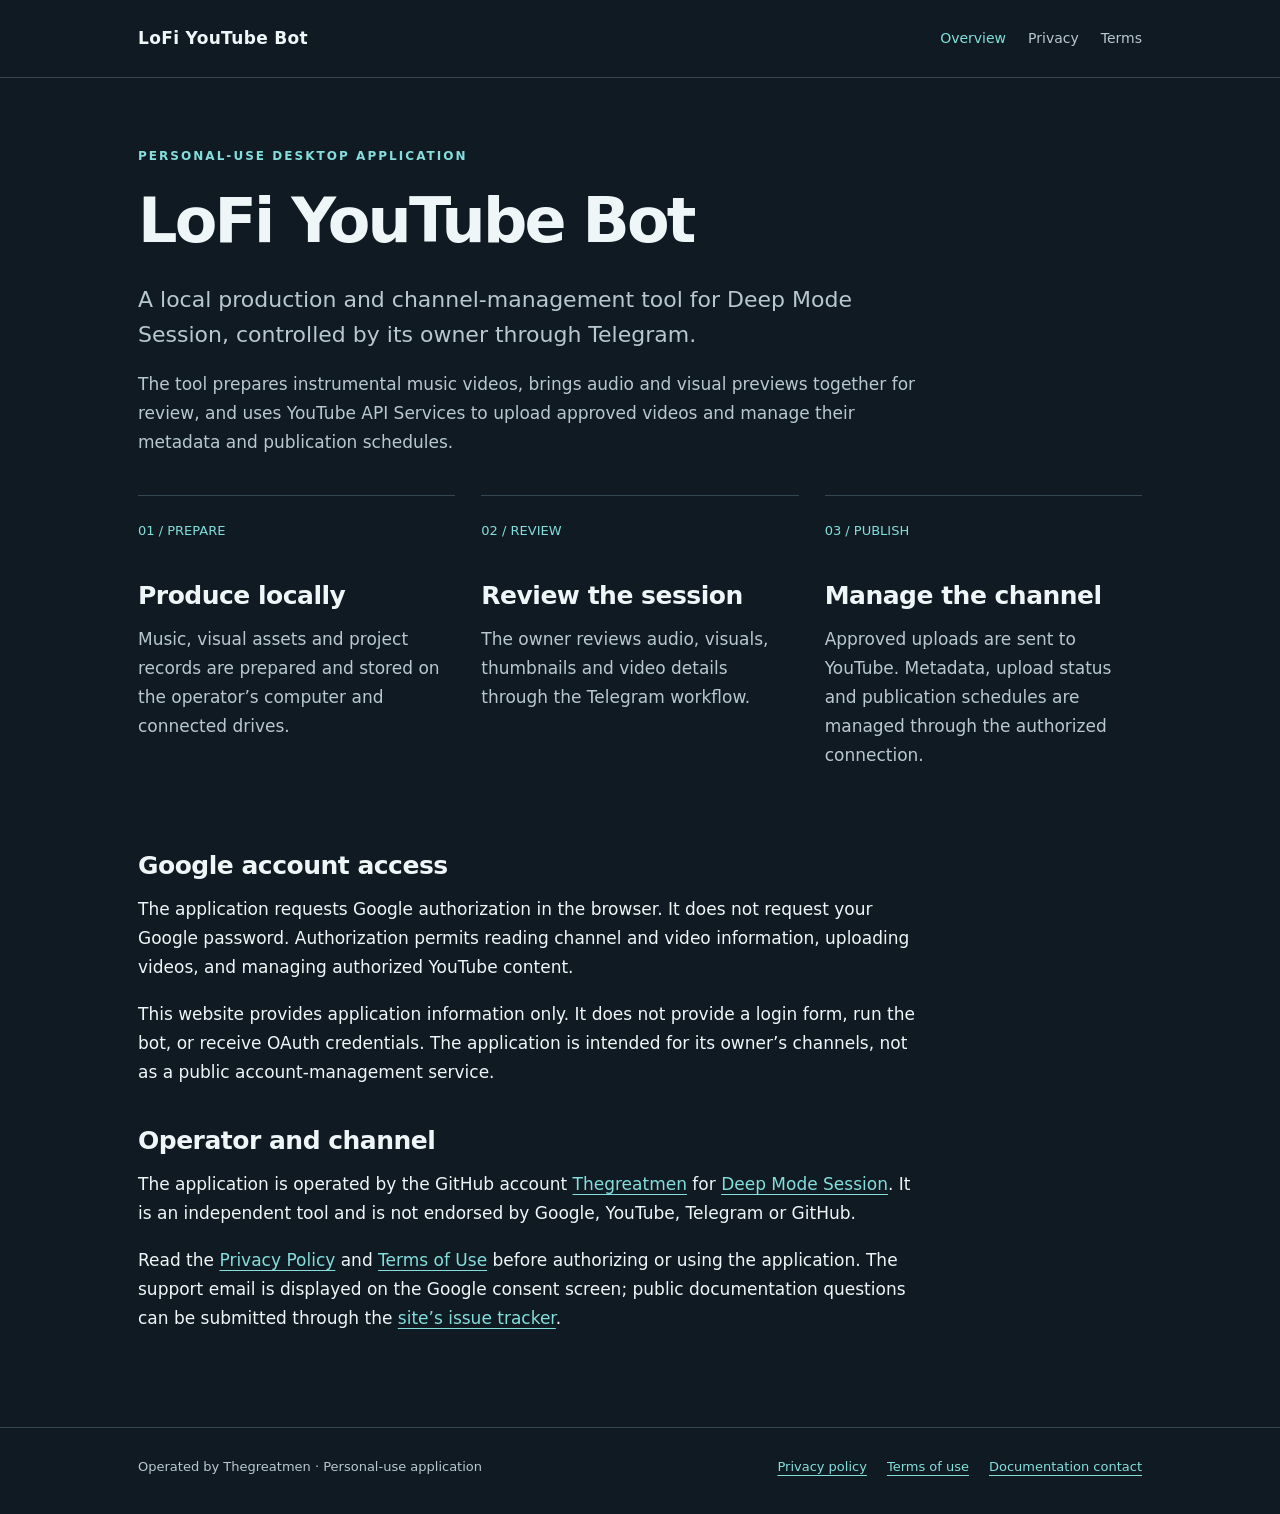
<file: index.html>
<!doctype html>
<html lang="en"><head><meta charset="utf-8"><meta name="viewport" content="width=device-width, initial-scale=1">
<title>Overview | LoFi YouTube Bot</title><meta name="description" content="Information, privacy policy and terms for LoFi YouTube Bot, a personal-use desktop channel management tool.">
<link rel="canonical" href="https://thegreatmen.github.io/"><link rel="stylesheet" href="style.css"></head>
<body><a class="skip" href="#content">Skip to content</a><header><div class="wrap"><div class="bar"><a class="brand" href="index.html">LoFi YouTube Bot</a><nav aria-label="Main navigation"><a href="index.html" aria-current="page">Overview</a><a href="privacy.html">Privacy</a><a href="terms.html">Terms</a></nav></div></div></header>
<main id="content"><div class="wrap">
<p class="eyebrow">Personal-use desktop application</p>
<h1>LoFi YouTube Bot</h1>
<p class="lead">A local production and channel-management tool for Deep Mode Session, controlled by its owner through Telegram.</p>
<p class="prose muted">The tool prepares instrumental music videos, brings audio and visual previews together for review, and uses YouTube API Services to upload approved videos and manage their metadata and publication schedules.</p>
<div class="steps">
<section class="step"><span class="number">01 / PREPARE</span><h2>Produce locally</h2><p class="muted">Music, visual assets and project records are prepared and stored on the operator’s computer and connected drives.</p></section>
<section class="step"><span class="number">02 / REVIEW</span><h2>Review the session</h2><p class="muted">The owner reviews audio, visuals, thumbnails and video details through the Telegram workflow.</p></section>
<section class="step"><span class="number">03 / PUBLISH</span><h2>Manage the channel</h2><p class="muted">Approved uploads are sent to YouTube. Metadata, upload status and publication schedules are managed through the authorized connection.</p></section></div>
<div class="prose"><h2>Google account access</h2><p>The application requests Google authorization in the browser. It does not request your Google password. Authorization permits reading channel and video information, uploading videos, and managing authorized YouTube content.</p>
<p>This website provides application information only. It does not provide a login form, run the bot, or receive OAuth credentials. The application is intended for its owner’s channels, not as a public account-management service.</p>
<h2>Operator and channel</h2><p>The application is operated by the GitHub account <a href="https://github.com/Thegreatmen">Thegreatmen</a> for <a href="https://www.youtube.com/channel/UCcIUvBD4X7C62bNJIZIMBSw">Deep Mode Session</a>. It is an independent tool and is not endorsed by Google, YouTube, Telegram or GitHub.</p>
<p>Read the <a href="privacy.html">Privacy Policy</a> and <a href="terms.html">Terms of Use</a> before authorizing or using the application. The support email is displayed on the Google consent screen; public documentation questions can be submitted through the <a href="https://github.com/Thegreatmen/thegreatmen.github.io/issues">site’s issue tracker</a>.</p></div>
</div></main><footer><div class="wrap footer-row"><span>Operated by Thegreatmen · Personal-use application</span><div class="footer-links"><a href="privacy.html">Privacy policy</a><a href="terms.html">Terms of use</a><a href="https://github.com/Thegreatmen/thegreatmen.github.io/issues">Documentation contact</a></div></div></footer></body></html>
</file>
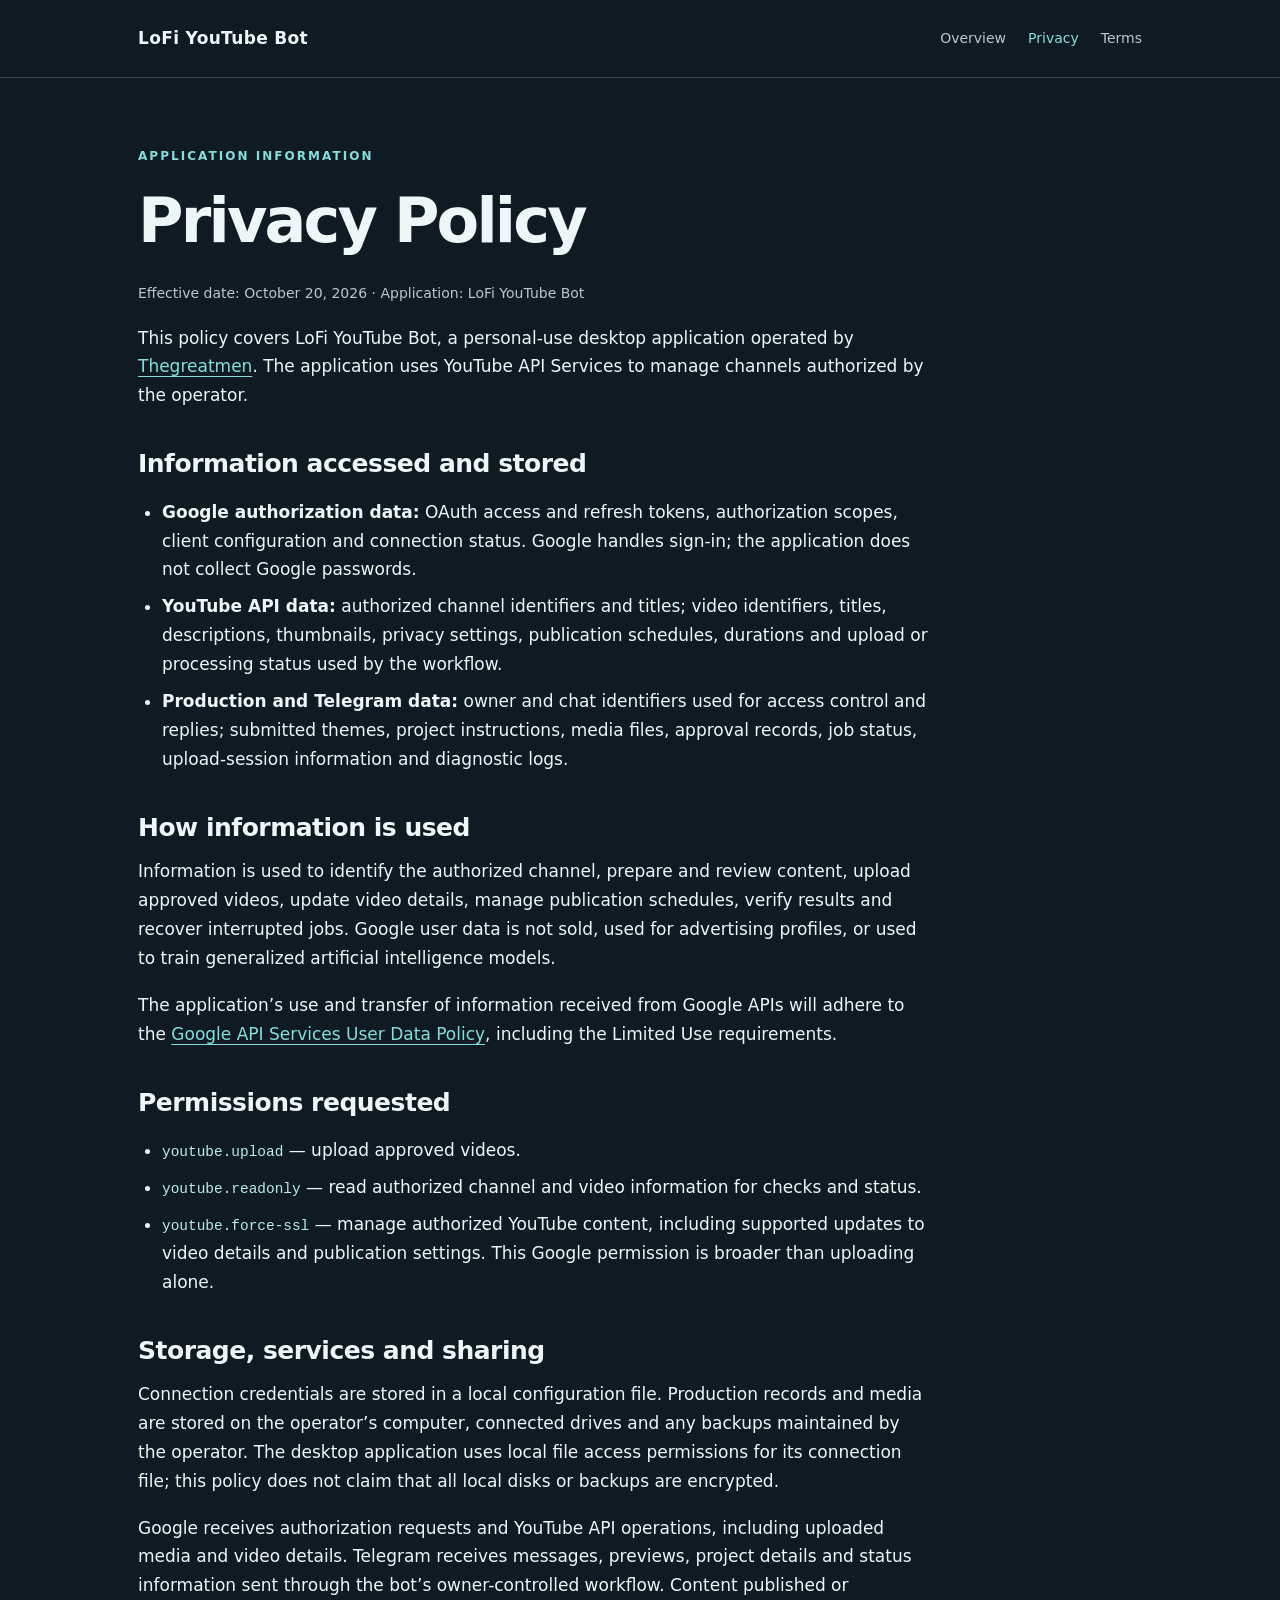
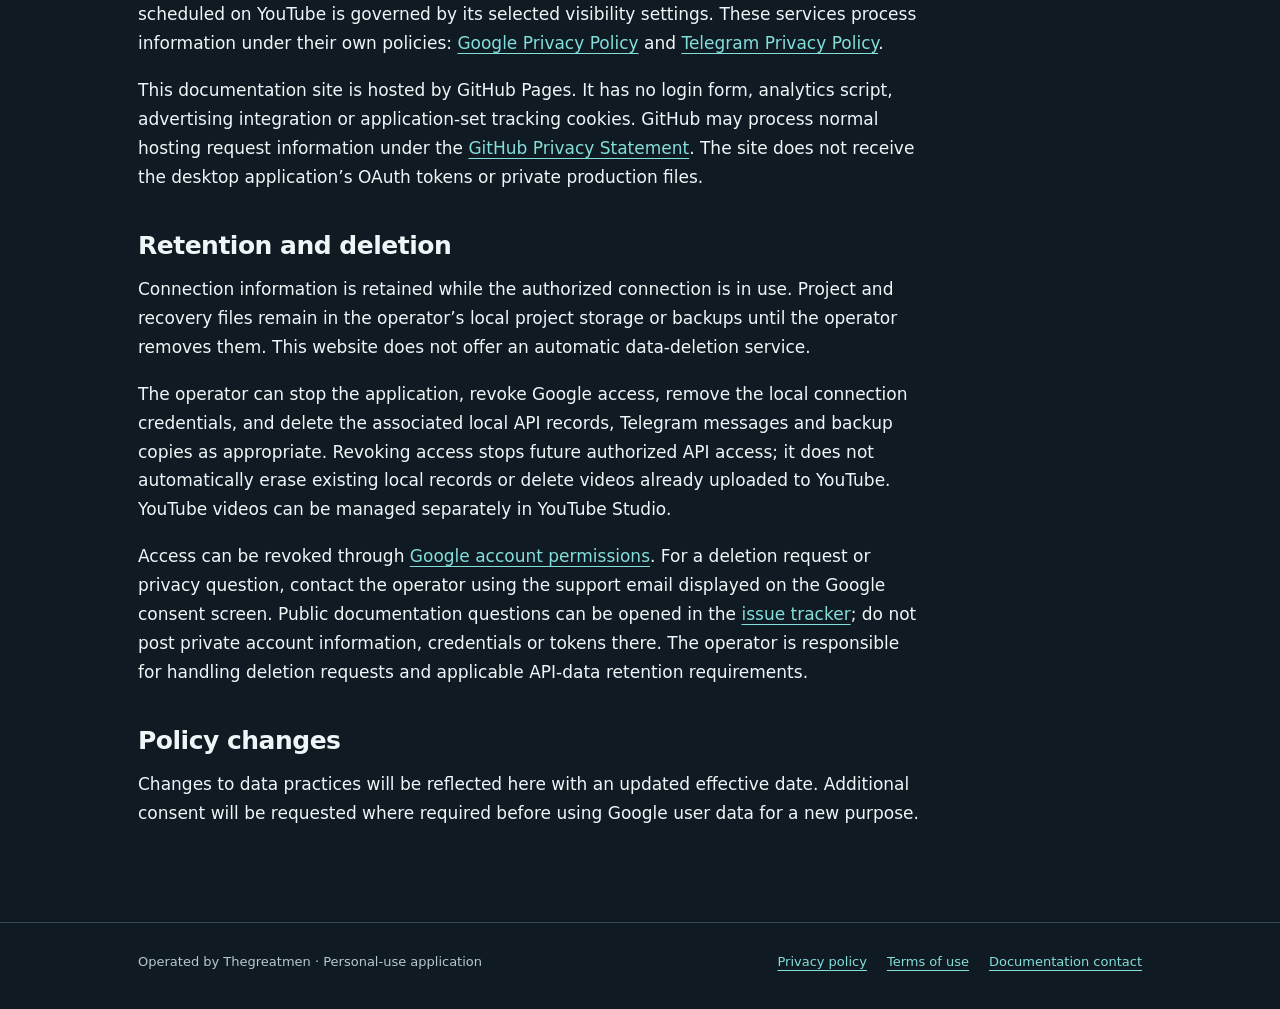
<file: privacy.html>
<!doctype html>
<html lang="en"><head><meta charset="utf-8"><meta name="viewport" content="width=device-width, initial-scale=1">
<title>Privacy Policy | LoFi YouTube Bot</title><meta name="description" content="Information, privacy policy and terms for LoFi YouTube Bot, a personal-use desktop channel management tool.">
<link rel="canonical" href="https://thegreatmen.github.io/privacy.html"><link rel="stylesheet" href="style.css"></head>
<body><a class="skip" href="#content">Skip to content</a><header><div class="wrap"><div class="bar"><a class="brand" href="index.html">LoFi YouTube Bot</a><nav aria-label="Main navigation"><a href="index.html">Overview</a><a href="privacy.html" aria-current="page">Privacy</a><a href="terms.html">Terms</a></nav></div></div></header>
<main id="content"><div class="wrap">
<div class="prose"><p class="eyebrow">Application information</p><h1>Privacy Policy</h1><p class="meta">Effective date: October 20, 2026 · Application: LoFi YouTube Bot</p>
<p>This policy covers LoFi YouTube Bot, a personal-use desktop application operated by <a href="https://github.com/Thegreatmen">Thegreatmen</a>. The application uses YouTube API Services to manage channels authorized by the operator.</p>
<h2>Information accessed and stored</h2><ul>
<li><strong>Google authorization data:</strong> OAuth access and refresh tokens, authorization scopes, client configuration and connection status. Google handles sign-in; the application does not collect Google passwords.</li>
<li><strong>YouTube API data:</strong> authorized channel identifiers and titles; video identifiers, titles, descriptions, thumbnails, privacy settings, publication schedules, durations and upload or processing status used by the workflow.</li>
<li><strong>Production and Telegram data:</strong> owner and chat identifiers used for access control and replies; submitted themes, project instructions, media files, approval records, job status, upload-session information and diagnostic logs.</li></ul>
<h2>How information is used</h2><p>Information is used to identify the authorized channel, prepare and review content, upload approved videos, update video details, manage publication schedules, verify results and recover interrupted jobs. Google user data is not sold, used for advertising profiles, or used to train generalized artificial intelligence models.</p>
<p>The application’s use and transfer of information received from Google APIs will adhere to the <a href="https://developers.google.com/terms/api-services-user-data-policy">Google API Services User Data Policy</a>, including the Limited Use requirements.</p>
<h2>Permissions requested</h2><ul>
<li><code>youtube.upload</code> — upload approved videos.</li>
<li><code>youtube.readonly</code> — read authorized channel and video information for checks and status.</li>
<li><code>youtube.force-ssl</code> — manage authorized YouTube content, including supported updates to video details and publication settings. This Google permission is broader than uploading alone.</li></ul>
<h2>Storage, services and sharing</h2><p>Connection credentials are stored in a local configuration file. Production records and media are stored on the operator’s computer, connected drives and any backups maintained by the operator. The desktop application uses local file access permissions for its connection file; this policy does not claim that all local disks or backups are encrypted.</p>
<p>Google receives authorization requests and YouTube API operations, including uploaded media and video details. Telegram receives messages, previews, project details and status information sent through the bot’s owner-controlled workflow. Content published or scheduled on YouTube is governed by its selected visibility settings. These services process information under their own policies: <a href="https://policies.google.com/privacy">Google Privacy Policy</a> and <a href="https://telegram.org/privacy">Telegram Privacy Policy</a>.</p>
<p>This documentation site is hosted by GitHub Pages. It has no login form, analytics script, advertising integration or application-set tracking cookies. GitHub may process normal hosting request information under the <a href="https://docs.github.com/en/site-policy/privacy-policies/github-general-privacy-statement">GitHub Privacy Statement</a>. The site does not receive the desktop application’s OAuth tokens or private production files.</p>
<h2>Retention and deletion</h2><p>Connection information is retained while the authorized connection is in use. Project and recovery files remain in the operator’s local project storage or backups until the operator removes them. This website does not offer an automatic data-deletion service.</p>
<p>The operator can stop the application, revoke Google access, remove the local connection credentials, and delete the associated local API records, Telegram messages and backup copies as appropriate. Revoking access stops future authorized API access; it does not automatically erase existing local records or delete videos already uploaded to YouTube. YouTube videos can be managed separately in YouTube Studio.</p>
<p>Access can be revoked through <a href="https://security.google.com/settings/security/permissions">Google account permissions</a>. For a deletion request or privacy question, contact the operator using the support email displayed on the Google consent screen. Public documentation questions can be opened in the <a href="https://github.com/Thegreatmen/thegreatmen.github.io/issues">issue tracker</a>; do not post private account information, credentials or tokens there. The operator is responsible for handling deletion requests and applicable API-data retention requirements.</p>
<h2>Policy changes</h2><p>Changes to data practices will be reflected here with an updated effective date. Additional consent will be requested where required before using Google user data for a new purpose.</p></div>
</div></main><footer><div class="wrap footer-row"><span>Operated by Thegreatmen · Personal-use application</span><div class="footer-links"><a href="privacy.html">Privacy policy</a><a href="terms.html">Terms of use</a><a href="https://github.com/Thegreatmen/thegreatmen.github.io/issues">Documentation contact</a></div></div></footer></body></html>
</file>
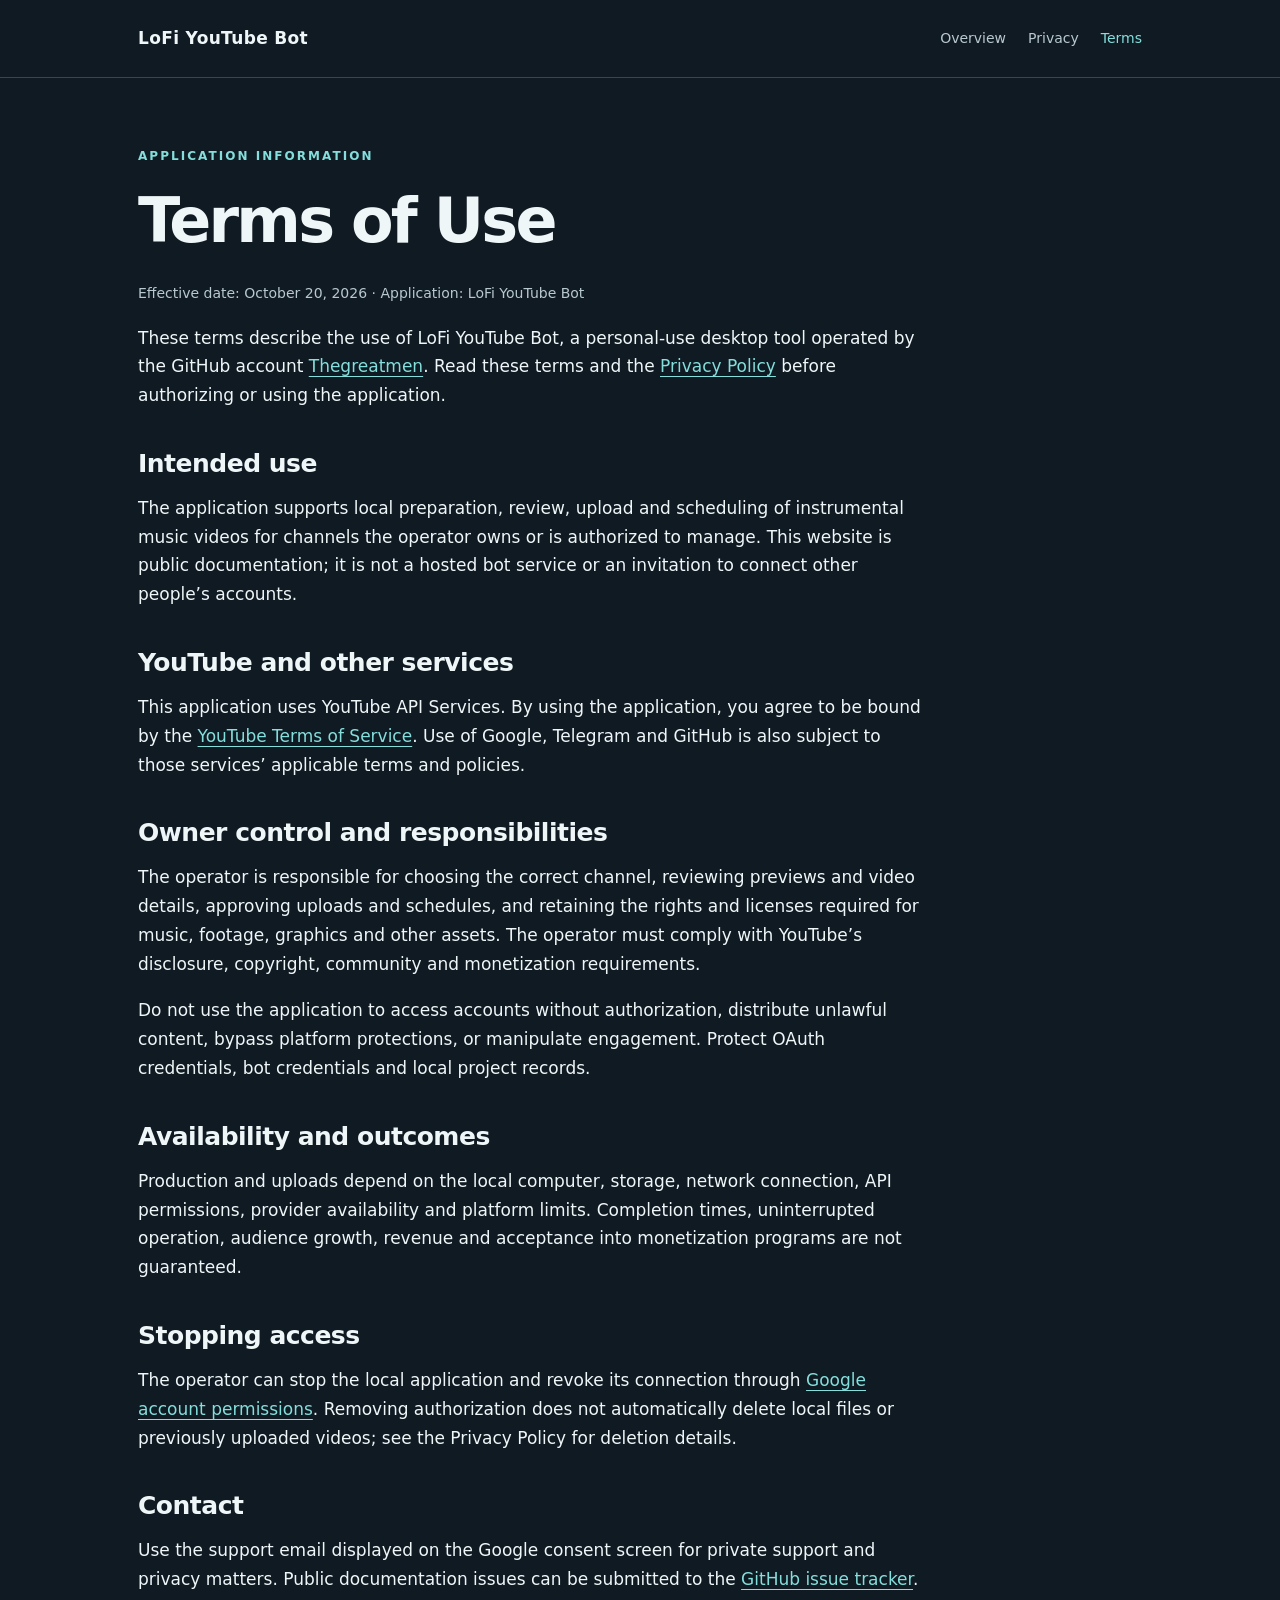
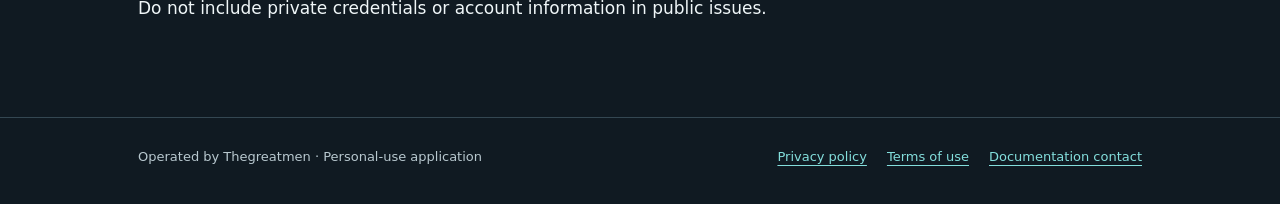
<file: terms.html>
<!doctype html>
<html lang="en"><head><meta charset="utf-8"><meta name="viewport" content="width=device-width, initial-scale=1">
<title>Terms of Use | LoFi YouTube Bot</title><meta name="description" content="Information, privacy policy and terms for LoFi YouTube Bot, a personal-use desktop channel management tool.">
<link rel="canonical" href="https://thegreatmen.github.io/terms.html"><link rel="stylesheet" href="style.css"></head>
<body><a class="skip" href="#content">Skip to content</a><header><div class="wrap"><div class="bar"><a class="brand" href="index.html">LoFi YouTube Bot</a><nav aria-label="Main navigation"><a href="index.html">Overview</a><a href="privacy.html">Privacy</a><a href="terms.html" aria-current="page">Terms</a></nav></div></div></header>
<main id="content"><div class="wrap">
<div class="prose"><p class="eyebrow">Application information</p><h1>Terms of Use</h1><p class="meta">Effective date: October 20, 2026 · Application: LoFi YouTube Bot</p>
<p>These terms describe the use of LoFi YouTube Bot, a personal-use desktop tool operated by the GitHub account <a href="https://github.com/Thegreatmen">Thegreatmen</a>. Read these terms and the <a href="privacy.html">Privacy Policy</a> before authorizing or using the application.</p>
<h2>Intended use</h2><p>The application supports local preparation, review, upload and scheduling of instrumental music videos for channels the operator owns or is authorized to manage. This website is public documentation; it is not a hosted bot service or an invitation to connect other people’s accounts.</p>
<h2>YouTube and other services</h2><p>This application uses YouTube API Services. By using the application, you agree to be bound by the <a href="https://www.youtube.com/t/terms">YouTube Terms of Service</a>. Use of Google, Telegram and GitHub is also subject to those services’ applicable terms and policies.</p>
<h2>Owner control and responsibilities</h2><p>The operator is responsible for choosing the correct channel, reviewing previews and video details, approving uploads and schedules, and retaining the rights and licenses required for music, footage, graphics and other assets. The operator must comply with YouTube’s disclosure, copyright, community and monetization requirements.</p>
<p>Do not use the application to access accounts without authorization, distribute unlawful content, bypass platform protections, or manipulate engagement. Protect OAuth credentials, bot credentials and local project records.</p>
<h2>Availability and outcomes</h2><p>Production and uploads depend on the local computer, storage, network connection, API permissions, provider availability and platform limits. Completion times, uninterrupted operation, audience growth, revenue and acceptance into monetization programs are not guaranteed.</p>
<h2>Stopping access</h2><p>The operator can stop the local application and revoke its connection through <a href="https://security.google.com/settings/security/permissions">Google account permissions</a>. Removing authorization does not automatically delete local files or previously uploaded videos; see the Privacy Policy for deletion details.</p>
<h2>Contact</h2><p>Use the support email displayed on the Google consent screen for private support and privacy matters. Public documentation issues can be submitted to the <a href="https://github.com/Thegreatmen/thegreatmen.github.io/issues">GitHub issue tracker</a>. Do not include private credentials or account information in public issues.</p></div>
</div></main><footer><div class="wrap footer-row"><span>Operated by Thegreatmen · Personal-use application</span><div class="footer-links"><a href="privacy.html">Privacy policy</a><a href="terms.html">Terms of use</a><a href="https://github.com/Thegreatmen/thegreatmen.github.io/issues">Documentation contact</a></div></div></footer></body></html>
</file>
<file: style.css>
:root{color-scheme:dark;--bg:#101a22;--panel:#16252f;--ink:#eff6f8;--muted:#b8c8cf;--line:#344752;--accent:#83dedc}
*{box-sizing:border-box}body{margin:0;background:var(--bg);color:var(--ink);font:17px/1.7 system-ui,-apple-system,BlinkMacSystemFont,"Segoe UI",sans-serif}
a{color:var(--accent);text-underline-offset:4px}a:hover{color:white}a:focus-visible{outline:3px solid var(--accent);outline-offset:6px}
.wrap{max-width:1060px;margin:auto;padding:0 28px}header{border-bottom:1px solid var(--line)}.bar{display:flex;align-items:center;justify-content:space-between;gap:24px;padding:24px 0}
.brand{color:var(--ink);text-decoration:none;font-weight:700;letter-spacing:.02em}nav{display:flex;gap:22px;flex-wrap:wrap}nav a{color:var(--muted);text-decoration:none;font-size:14px}nav a[aria-current=page]{color:var(--accent)}
main{padding:68px 0 76px}.eyebrow{font-size:12px;letter-spacing:.17em;text-transform:uppercase;color:var(--accent);font-weight:650;margin:0 0 20px}h1{font-size:clamp(36px,6vw,62px);line-height:1.12;letter-spacing:-.045em;margin:0 0 26px;max-width:850px}h2{font-size:25px;line-height:1.3;letter-spacing:-.02em;margin:38px 0 13px}h3{font-size:19px;margin:0 0 10px}
p{margin:0 0 18px}.lead{font-size:22px;line-height:1.6;max-width:760px;color:var(--muted)}.muted{color:var(--muted)}.meta{font-size:14px;color:var(--muted)}.prose{max-width:790px}.note{padding:22px 26px;border-left:3px solid var(--accent);background:var(--panel);margin:30px 0}
.steps{display:grid;grid-template-columns:repeat(3,1fr);gap:26px;margin:38px 0}.step{padding:24px 0;border-top:1px solid var(--line)}.number{color:var(--accent);font-size:13px;display:block;margin-bottom:18px}ul,ol{padding-left:24px}li{margin:8px 0}code{font-size:.85em;overflow-wrap:anywhere;color:#bbeeea}footer{border-top:1px solid var(--line);font-size:13px;color:var(--muted);padding:28px 0 36px}.footer-row{display:flex;justify-content:space-between;gap:22px;flex-wrap:wrap}.footer-links{display:flex;gap:20px;flex-wrap:wrap}.skip{position:absolute;left:-10000px}.skip:focus{left:20px;top:10px;background:var(--panel);padding:10px}
@media(max-width:680px){.wrap{padding:0 20px}.bar{align-items:flex-start;flex-direction:column;gap:14px}main{padding:42px 0 50px}.lead{font-size:19px}.steps{grid-template-columns:1fr;gap:0;margin:24px 0}.step{padding:20px 0}.number{margin-bottom:8px}nav{gap:19px}}
</file>
